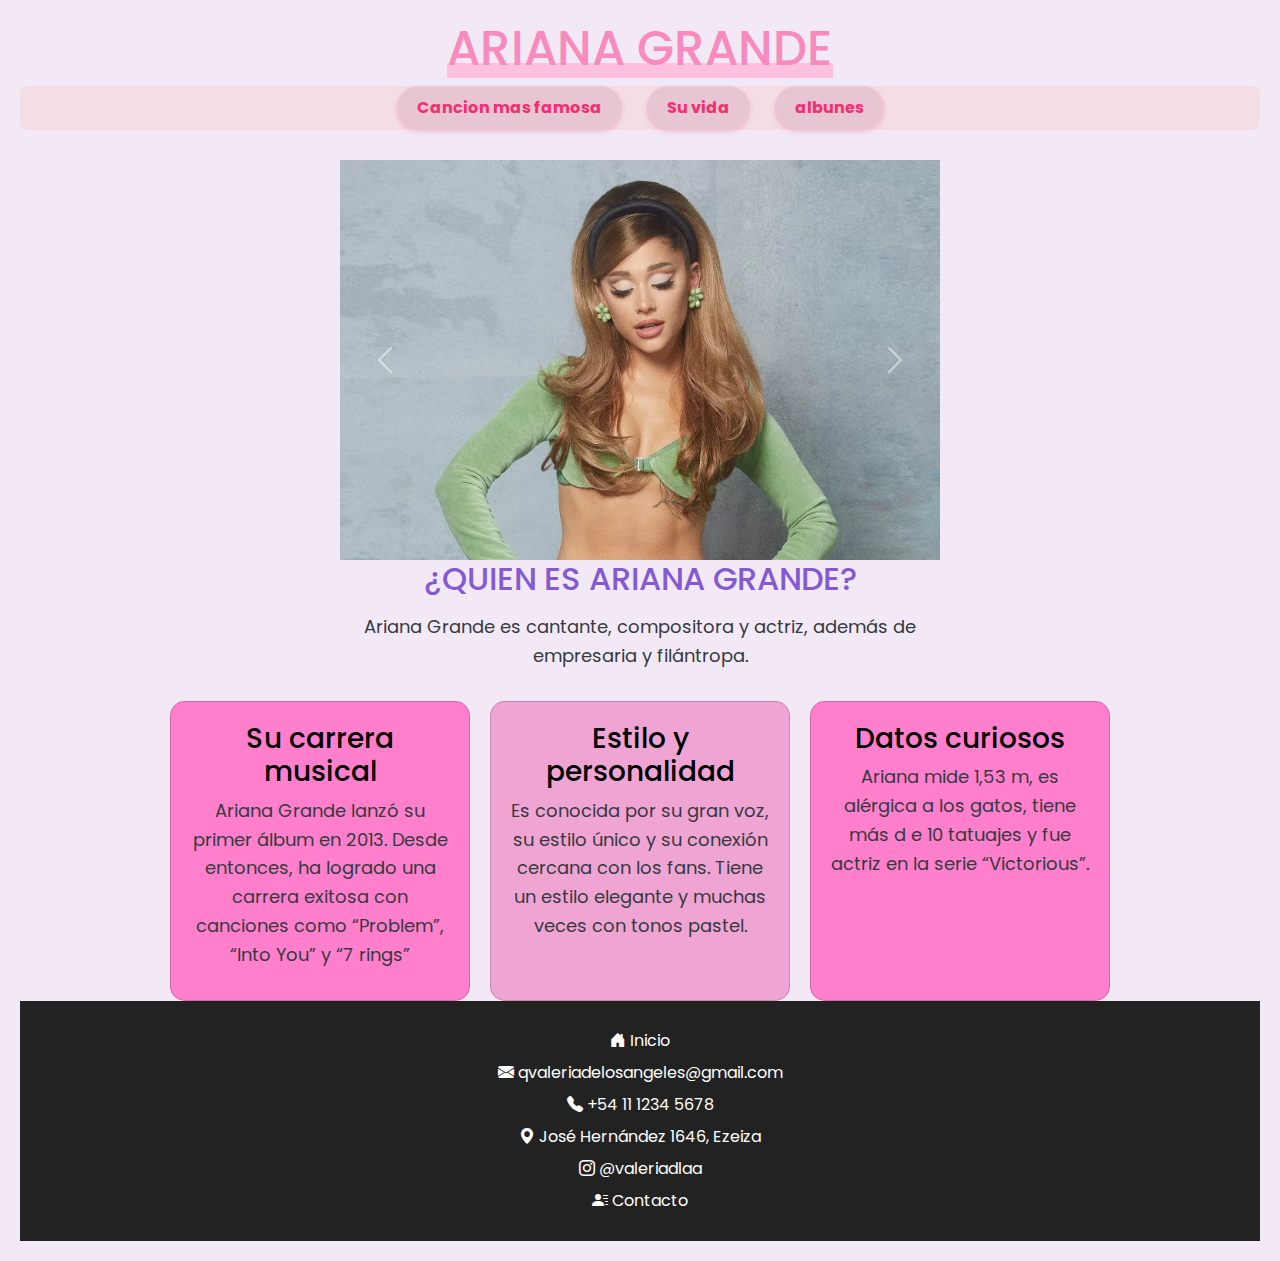
<file: index.html>
<!DOCTYPE html>
<html lang="en">

<head>
  <meta charset="UTF-8" />
  <meta name="viewport" content="width=device-width, initial-scale=1.0" />
  <title>Inicio - Ariana Grande</title>

  <!-- Fuente Poppins -->
  <link href="https://fonts.googleapis.com/css?family=Poppins&display=swap" rel="stylesheet">

  <link href="https://cdn.jsdelivr.net/npm/bootstrap@5.3.0/dist/css/bootstrap.min.css" rel="stylesheet" />

  <!-- CSS personalizado -->
  <link rel="stylesheet" href="estilos/style.css" />


   <link href="https://cdn.jsdelivr.net/npm/bootstrap-icons@1.10.5/font/bootstrap-icons.css" rel="stylesheet">

</head>

<body>
    <header> 
        <h1>ARIANA GRANDE</h1>
        <link rel="preconnect" href="https://fonts.googleapis.com">
        <link rel="preconnect" href="https://fonts.gstatic.com" crossorigin>
        <link href="https://fonts.googleapis.com/css2?family=Bebas+Neue&family=Poppins:ital,wght@0,100;0,200;0,300;0,400;0,500;0,600;0,700;0,800;0,900;1,100;1,200;1,300;1,400;1,500;1,600;1,700;1,800;1,900&display=swap" rel="stylesheet">
    </header>
    <nav> 
        <a href="https://youtu.be/QYh6mYIJG2Y?si=ZOD2rz9UNzf2PU7Ks"
        target="_blank">Cancion mas famosa</a>
        <a href="./paginas/valeria1.html" target="_blank">Su vida</a>
        <a href="paginas/albunes.html" target="_blank">albunes</a>
    </nav>

    <!-- Carrusel -->
  <div id="carouselExample" class="carousel slide" data-bs-ride="carousel" style="max-width:600px; margin:auto;">
    <div class="carousel-inner">
      <div class="carousel-item active">
        <img src="recursos/arianagrnade1-png (1).webp" class="d-block w-100"  alt="Imagen 1" />

      </div>
      <div class="carousel-item">
        <img src="recursos/5f0f07230c40527444df68900fb9cdfe.jpg" class="d-block w-100" alt="Imagen 2" />
      </div>
      <div class="carousel-item">
        <img src="recursos/como-hacer-el-peinado-de-ariana-grande.webp" class="d-block w-100" alt="Imagen 3" />
      </div>
    </div>
    <button class="carousel-control-prev" type="button" data-bs-target="#carouselExample" data-bs-slide="prev">
      <span class="carousel-control-prev-icon"></span>
    </button>
    <button class="carousel-control-next" type="button" data-bs-target="#carouselExample" data-bs-slide="next">
      <span class="carousel-control-next-icon"></span>
    </button>
  </div>
  

<main>
    <H2>¿QUIEN ES ARIANA GRANDE?</H2>
    <p>Ariana Grande es cantante, compositora y actriz, además de empresaria y filántropa. </p>
    <section class="padre">
        <div class="card">
            <h3>Su carrera musical</h3>
            <p>Ariana Grande lanzó su primer álbum en 2013. 
             Desde entonces, ha logrado una carrera exitosa con canciones como “Problem”, “Into You” y “7 rings”</p>
        </div>

        <div class="card" id="rebelde">
          <h3> Estilo y personalidad</h3>
        <p>Es conocida por su gran voz, su estilo único y su conexión cercana con los fans.
             Tiene un estilo elegante y muchas veces con tonos pastel.</p>
        </div>
            <div class="card">
            <h3>Datos curiosos</h3>
                    <p>Ariana mide 1,53 m, es alérgica a los gatos, tiene más d
                        e 10 tatuajes y fue actriz en la serie “Victorious”.</p>

        </div>
    </section>
</main>    

<footer>
  <ul style="list-style: none; padding: 0;">
    <li><i class="bi bi-house-door-fill"></i> <a href="index.html">Inicio</a></li>
    <li><i class="bi bi-envelope-fill"></i> 
      <a href="mailto:qvaleriadelosangeles@gmail.com">qvaleriadelosangeles@gmail.com</a>
    </li>
    <li><i class="bi bi-telephone-fill"></i> 
      <a href="tel:+541112345678">+54 11 1234 5678</a>
    </li>
    <li><i class="bi bi-geo-alt-fill"></i> José Hernández 1646, Ezeiza</li>
    <li><i class="bi bi-instagram"></i> 
      <a href="https://www.instagram.com/valeriadlaa?igsh=eWYzajMybzVkeWZu" target="_blank">
        @valeriadlaa
      </a>
    </li>
    <li><i class="bi bi-person-lines-fill"></i> 
      <a href="#contacto">Contacto</a>
    </li>
  </ul>
</footer>
<script src="https://cdn.jsdelivr.net/npm/bootstrap@5.3.0/dist/js/bootstrap.bundle.min.js"></script>
</body>
</file>
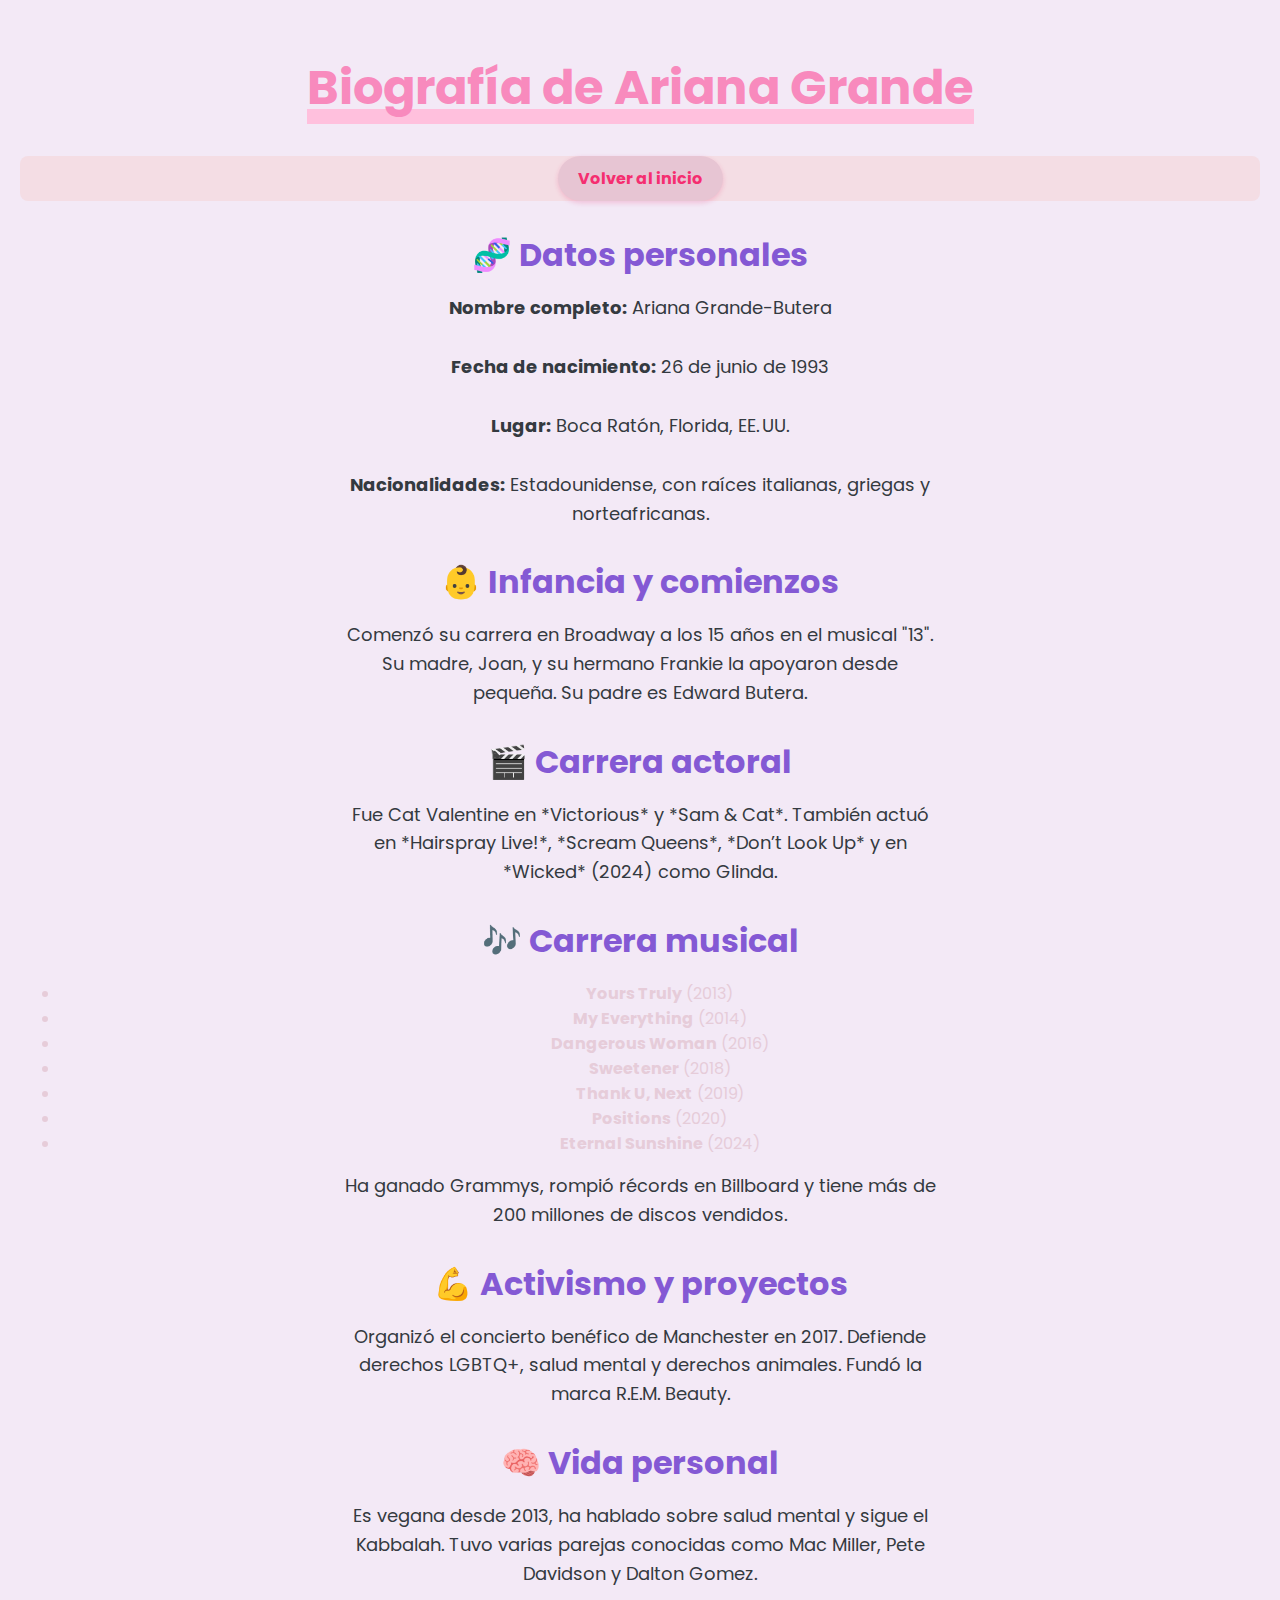
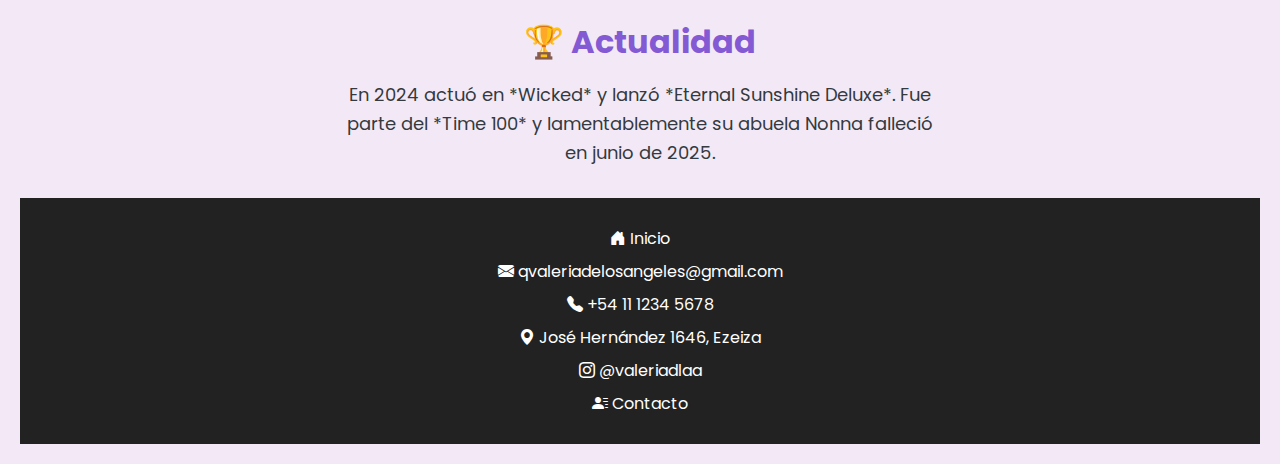
<file: valeria1.html>
<!DOCTYPE html>
<html lang="es">
<head>
    <meta charset="UTF-8">
    <meta name="viewport" content="width=device-width, initial-scale=1.0">
    <title>Biografía de Ariana Grande</title>
    <link rel="stylesheet" href="../estilos/style.css">
    <link href="https://cdn.jsdelivr.net/npm/bootstrap-icons@1.10.5/font/bootstrap-icons.css" rel="stylesheet">

</head>
<body>

    <header>
        <h1>Biografía de Ariana Grande</h1>
        <nav>
            <a href="../index.html">Volver al inicio</a>
        </nav>
    </header>

    <main>
        <section>
            <h2>🧬 Datos personales</h2>
            <p><strong>Nombre completo:</strong> Ariana Grande-Butera</p>
            <p><strong>Fecha de nacimiento:</strong> 26 de junio de 1993</p>
            <p><strong>Lugar:</strong> Boca Ratón, Florida, EE. UU.</p>
            <p><strong>Nacionalidades:</strong> Estadounidense, con raíces italianas, griegas y norteafricanas.</p>
        </section>

        <section>
            <h2>👶 Infancia y comienzos</h2>
            <p>Comenzó su carrera en Broadway a los 15 años en el musical "13". Su madre, Joan, y su hermano Frankie la apoyaron desde pequeña. Su padre es Edward Butera.</p>
        </section>

        <section>
            <h2>🎬 Carrera actoral</h2>
            <p>Fue Cat Valentine en *Victorious* y *Sam & Cat*. También actuó en *Hairspray Live!*, *Scream Queens*, *Don’t Look Up* y en *Wicked* (2024) como Glinda.</p>
        </section>

        <section>
            <h2>🎶 Carrera musical</h2>
            <ul>
                <li><strong>Yours Truly</strong> (2013)</li>
                <li><strong>My Everything</strong> (2014)</li>
                <li><strong>Dangerous Woman</strong> (2016)</li>
                <li><strong>Sweetener</strong> (2018)</li>
                <li><strong>Thank U, Next</strong> (2019)</li>
                <li><strong>Positions</strong> (2020)</li>
                <li><strong>Eternal Sunshine</strong> (2024)</li>
            </ul>
            <p>Ha ganado Grammys, rompió récords en Billboard y tiene más de 200 millones de discos vendidos.</p>
        </section>

        <section>
            <h2>💪 Activismo y proyectos</h2>
            <p>Organizó el concierto benéfico de Manchester en 2017. Defiende derechos LGBTQ+, salud mental y derechos animales. Fundó la marca R.E.M. Beauty.</p>
        </section>

        <section>
            <h2>🧠 Vida personal</h2>
            <p>Es vegana desde 2013, ha hablado sobre salud mental y sigue el Kabbalah. Tuvo varias parejas conocidas como Mac Miller, Pete Davidson y Dalton Gomez.</p>
        </section>

        <section>
            <h2>🏆 Actualidad</h2>
            <p>En 2024 actuó en *Wicked* y lanzó *Eternal Sunshine Deluxe*. Fue parte del *Time 100* y lamentablemente su abuela Nonna falleció en junio de 2025.</p>
        </section>
    </main>

    <footer>
  <ul style="list-style: none; padding: 0;">
    <li><i class="bi bi-house-door-fill"></i> <a href="index.html">Inicio</a></li>
    <li><i class="bi bi-envelope-fill"></i> 
      <a href="mailto:qvaleriadelosangeles@gmail.com">qvaleriadelosangeles@gmail.com</a>
    </li>
    <li><i class="bi bi-telephone-fill"></i> 
      <a href="tel:+541112345678">+54 11 1234 5678</a>
    </li>
    <li><i class="bi bi-geo-alt-fill"></i> José Hernández 1646, Ezeiza</li>
    <li><i class="bi bi-instagram"></i> 
      <a href="https://www.instagram.com/valeriadlaa?igsh=eWYzajMybzVkeWZu" target="_blank">
        @valeriadlaa
      </a>
    </li>
    <li><i class="bi bi-person-lines-fill"></i> 
      <a href="#contacto">Contacto</a>
    </li>
  </ul>
</footer>
</body>
</html>
</file>
<file: estilos/style.css>
@import url('https://fonts.googleapis.com/css2?family=Poppins&display=swap');

body {
  color: rgb(230, 204, 217);
  background-color: #f3e9f6; /* lila clarito casi blanco */
  font-family: 'Poppins', sans-serif;
  margin: 20px;
  text-align: center;
}
 
.carousel-item img {
  width: auto;
  max-height: 400px;
  margin: 0 auto;
  display: block;
  object-fit: contain;
}

.carousel-item {
  background: linear-gradient(to bottom right, #ffd6e7, #fce4ec); /* fondo rosa suave */
  text-align: center;
}

h1 {
  font-size: 48px;
  color: #f88abd;
  display: inline-block;
  box-shadow: inset 0 -15px 0 #ffc0dd;
  font-family: 'Poppins', sans-serif;
  text-align: center;
}

h2 {
  color: #8459d4;
  font-size: 32px;
  margin-bottom: 15px;
}

p {
  font-size: 18px;
  line-height: 1.6;
  color: #343a40;
  margin: 0 auto 30px auto;
  max-width: 600px;
}

.padre {
  display: flex;
  justify-content: center;
  flex-wrap: wrap;
  gap: 20px;
  margin-top: 30px;
}

.card {
  background-color: rgb(255, 127, 204);
  display: inline-block;
  color: black;
  width: 300px;
  height: 300px;
  text-align: center;
  transition: transform 0.3s ease;
  padding: 20px;
  border-radius: 15px;
}

#rebelde {
  background-color: rgb(240, 164, 211);
}

/* Navegación */
nav {
  background-color: #f4dde4; /
  padding: 15px 30px;
  display: flex;
  justify-content: center;
  gap: 25px;
  border-radius: 8px;
  margin-bottom: 30px;
}

nav a {
  text-decoration: none;
  color: #f52e70;
  background-color: #e7c5d3;
  padding: 10px 20px;
  border-radius: 30px;
  font-weight: bold;
  font-size: 16px;
  transition: background-color 0.3s ease, color 0.3s ease;
  box-shadow: 0 2px 5px rgba(233, 30, 99, 0.2);
}

nav a:hover {
  background-color: #e3356f;
  color: white;
  box-shadow: 0 4px 10px rgba(233, 30, 99, 0.5);
}



  footer {
  background-color: #222;
  color: white;
  padding: 20px;
  text-align: center;
}

footer ul {
  list-style: none;
  padding: 0;
  margin: 0;
}

footer ul li {
  margin: 8px 0;
}

footer a {
  color: white;
  text-decoration: none;
}

/* —— Media queries para tablets y móviles —— */

/* 📱 Tablets: hasta 991 px */
@media (max-width: 991px) {
  /* Tarjetas en columna y más anchas */
  .padre {
    flex-direction: column;
    align-items: center;
  }
  .card {
    width: 90%;
    height: auto;
    margin-bottom: 20px;
  }

  /* Títulos más pequeños */
  h1 { font-size: 36px; }
  h2 { font-size: 28px; }

  /* Textos más legibles en pantallas medias */
  p {
    font-size: 16px;
    max-width: 90%;
  }

  /* Enlaces de navegación más compactos */
  nav a {
    padding: 8px 15px;
    font-size: 14px;
  }
}

/* 📲 Celulares: hasta 575 px */
@media (max-width: 575px) {
  /* Carrusel más compacto */
  .carousel-item img {
    max-height: 250px;
  }
  .carousel-item {
    padding: 10px;
  }

  /* Títulos aún más pequeños */
  h1 { font-size: 28px; }
  h2 { font-size: 24px; }

  /* Textos más pequeños */
  p { font-size: 14px; }

  /* Navegación en columna y full‑width */
  nav {
    flex-direction: column;
    gap: 10px;
  }
  nav a {
    display: block;
    width: 100%;
    margin: 0 auto;
  }
}
.card:hover {
  transform: scale(1.05);
  box-shadow: 0 8px 16px rgba(0,0,0,0.2);
}
</file>
